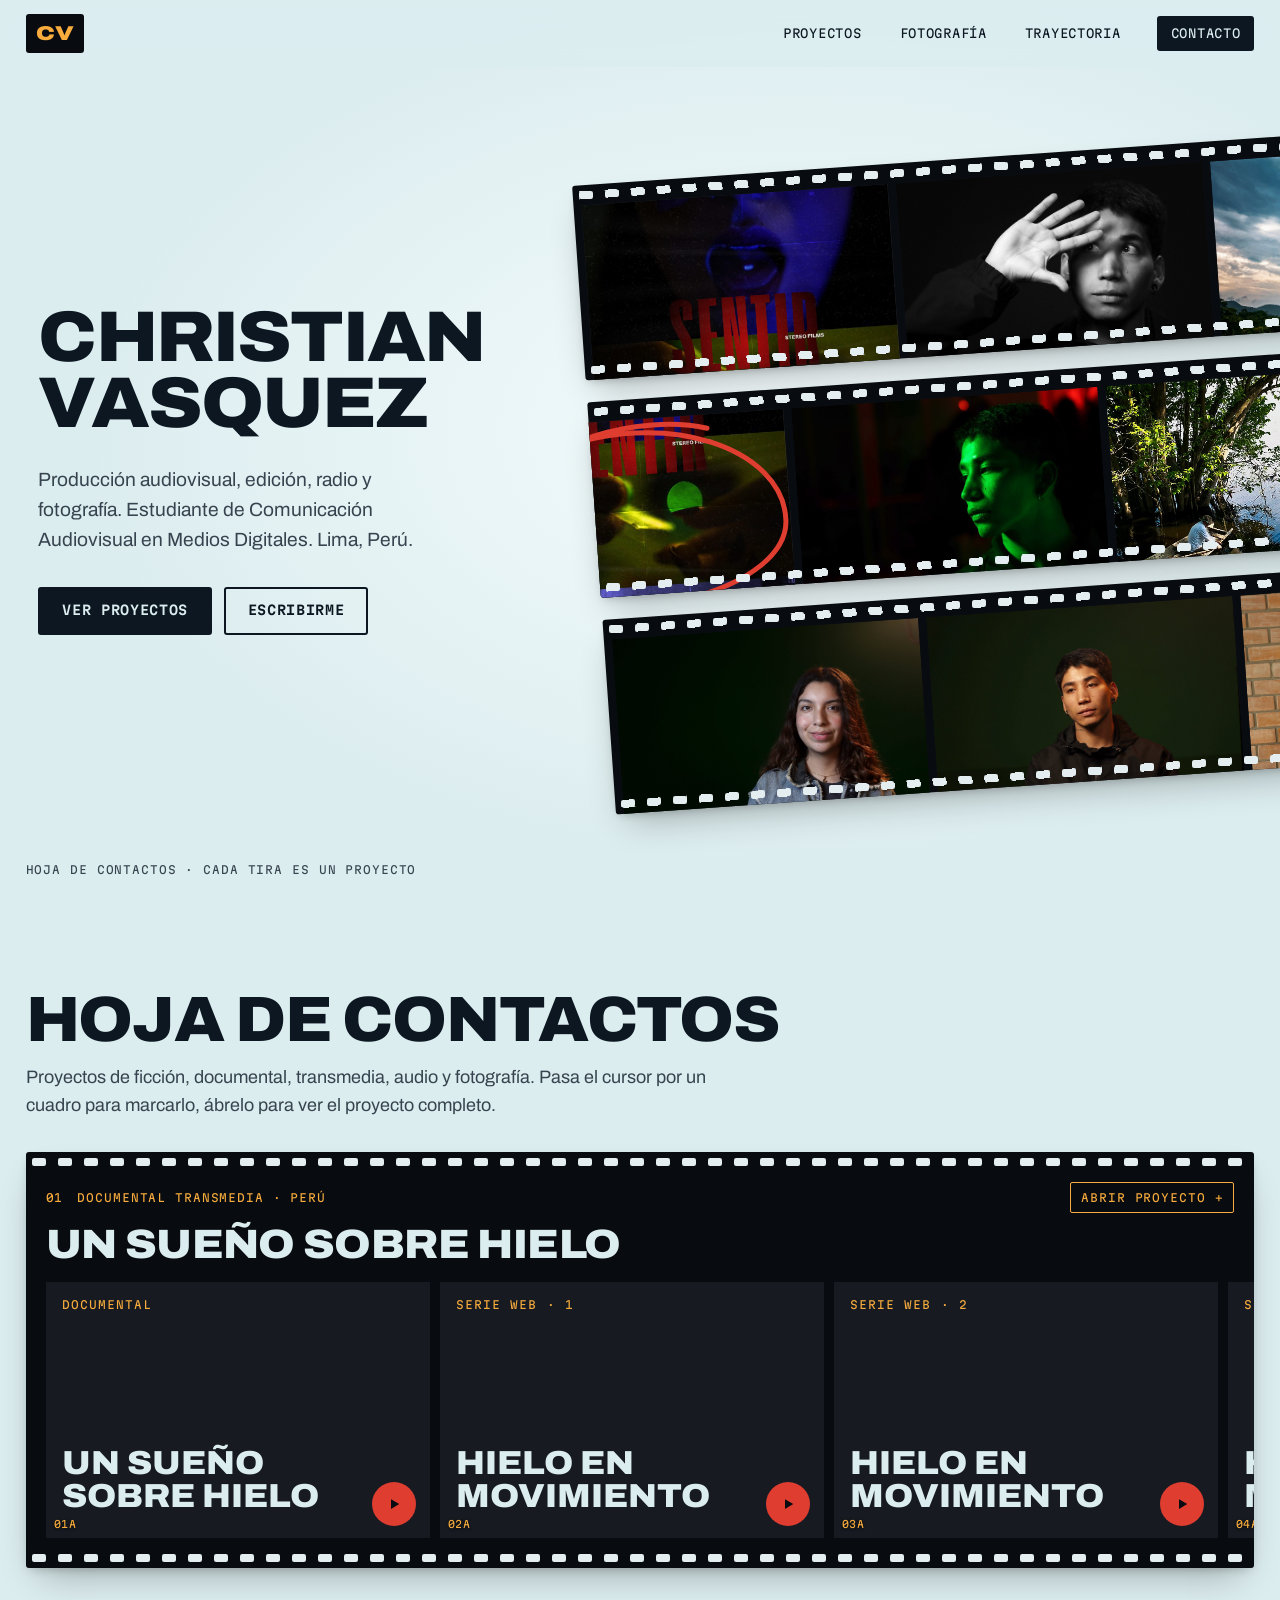
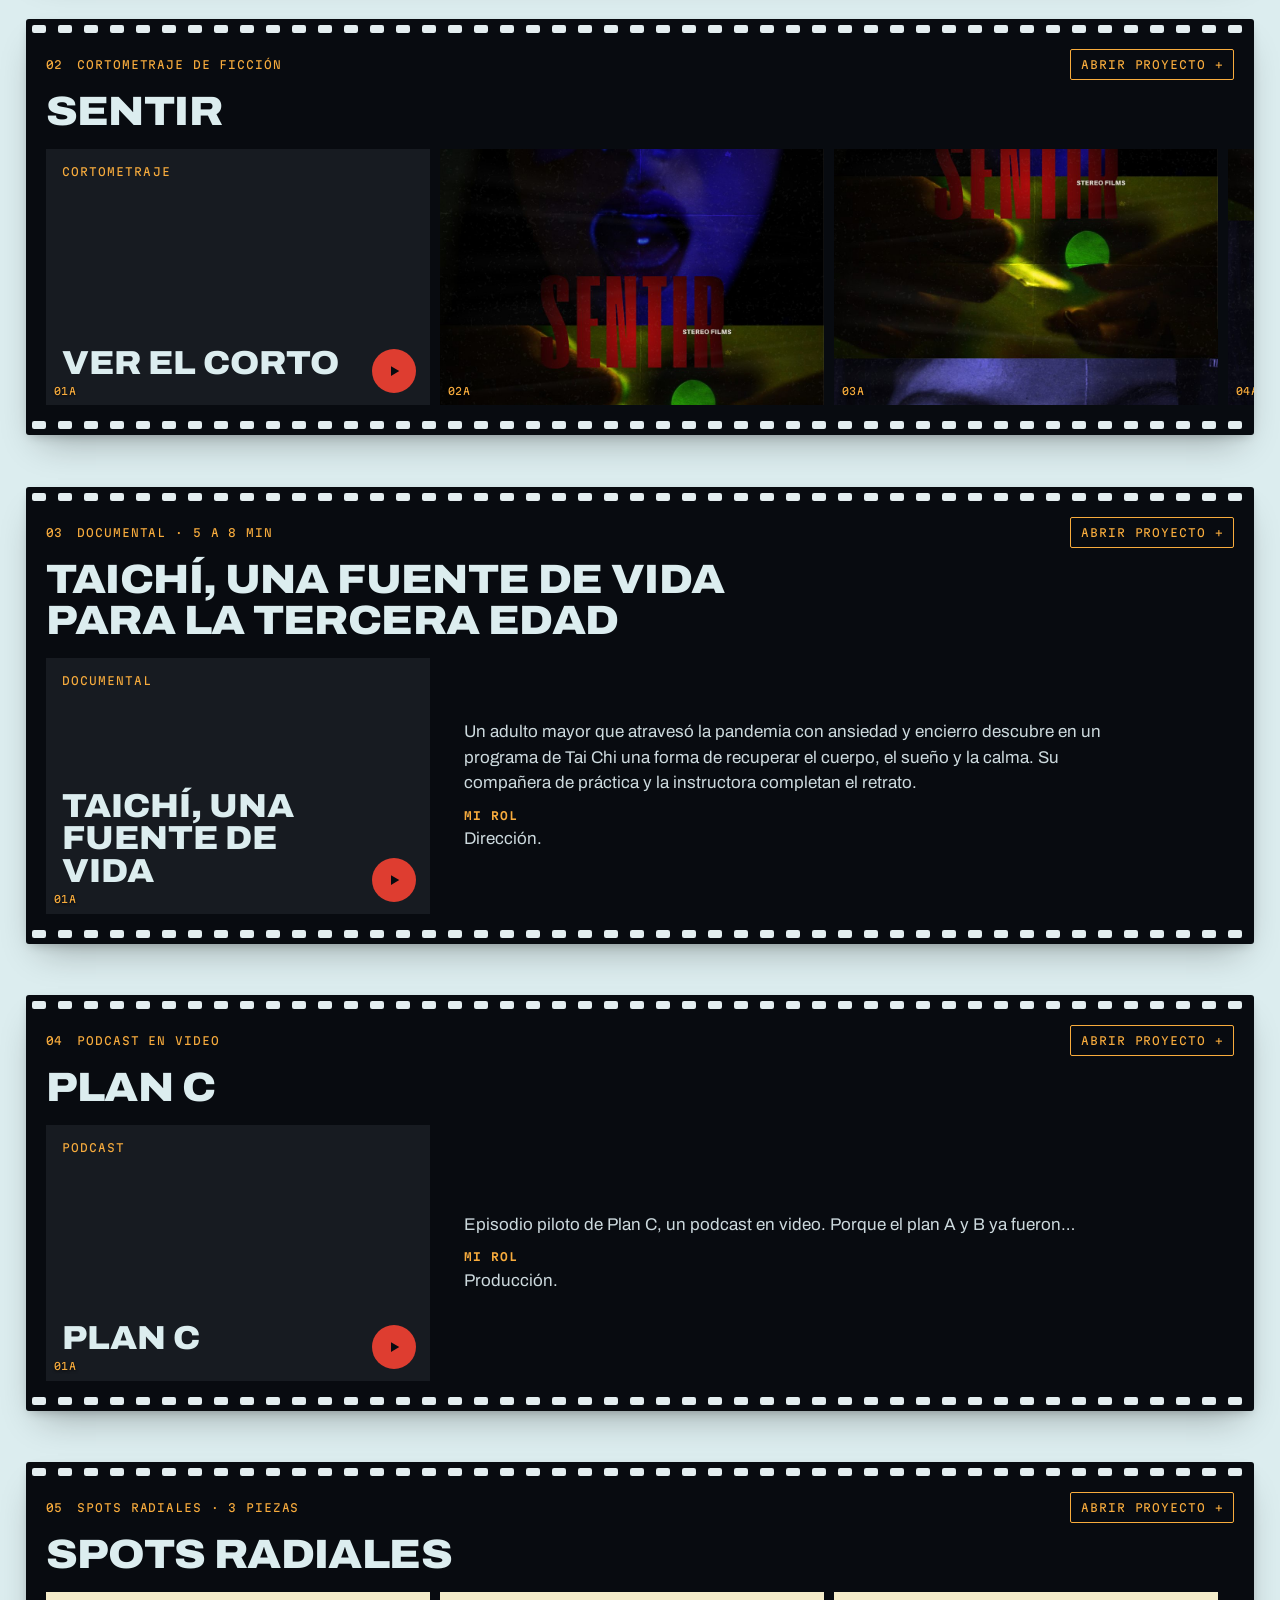
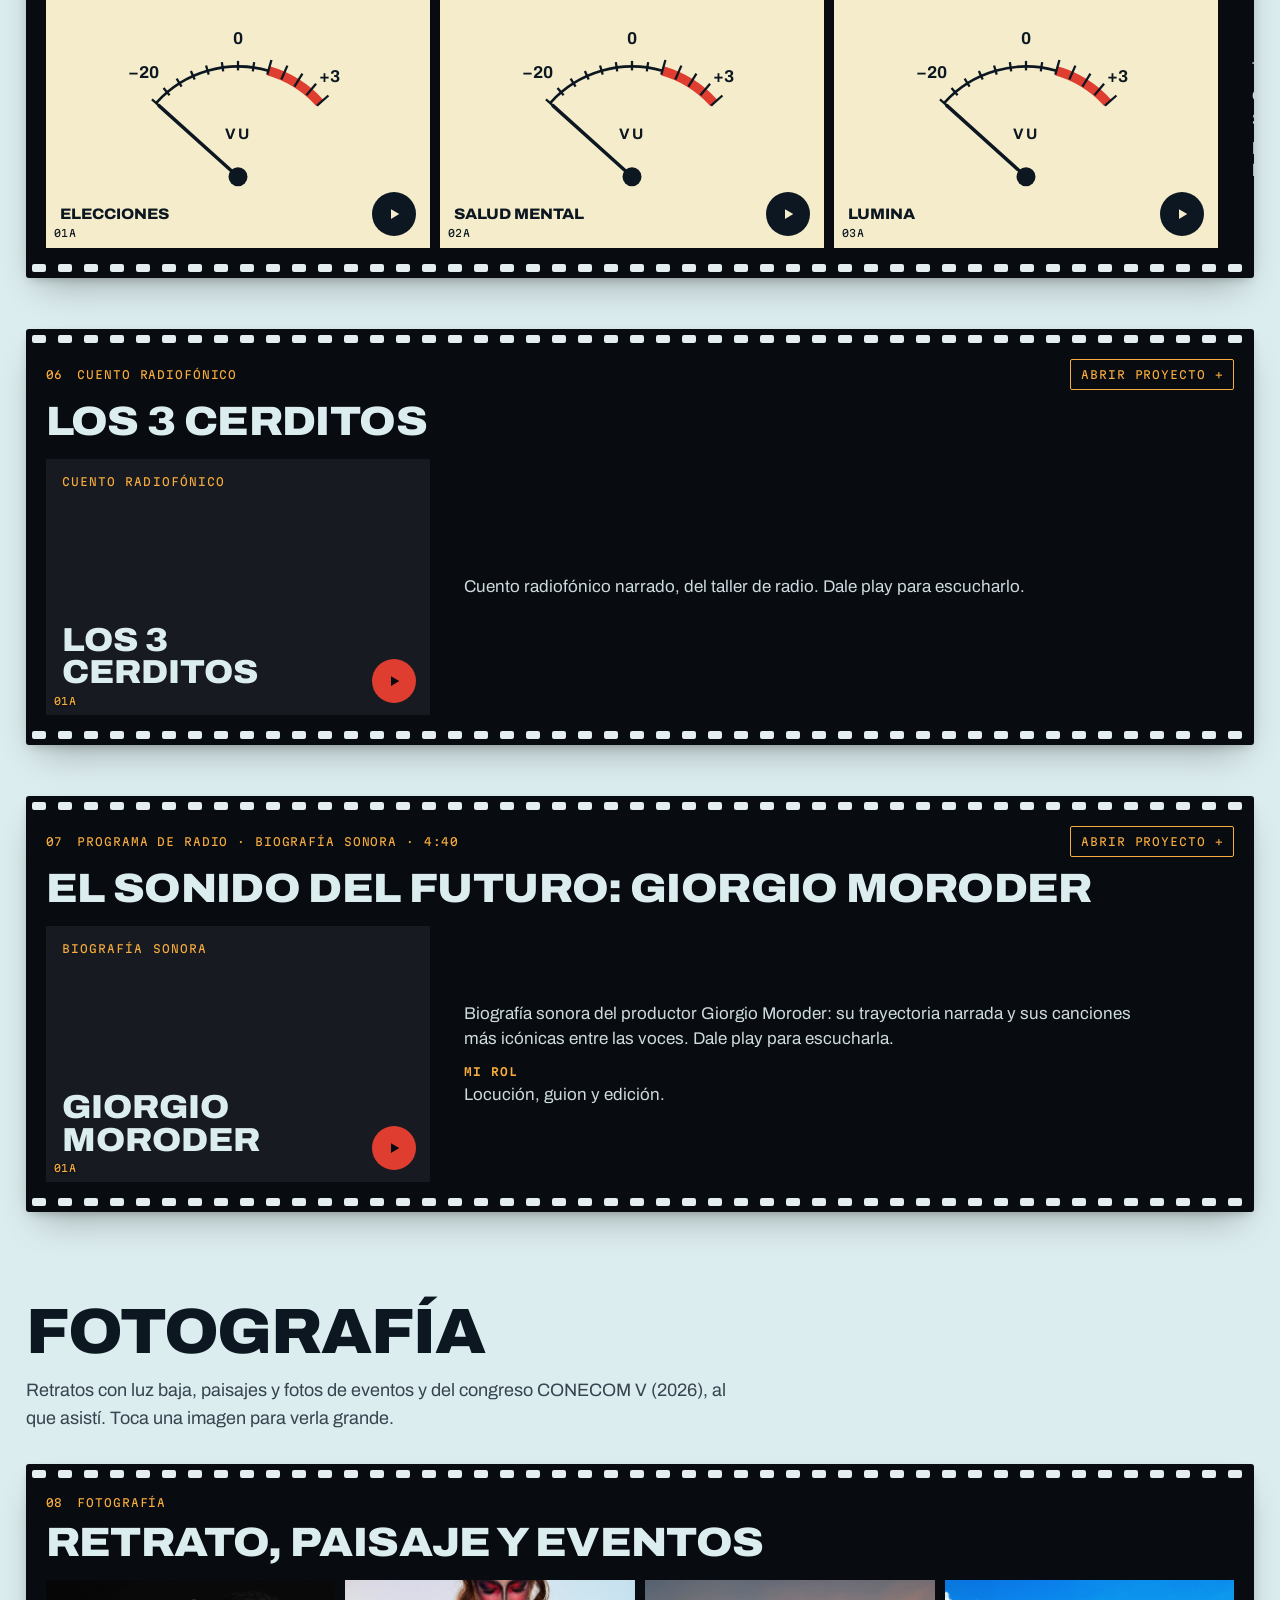
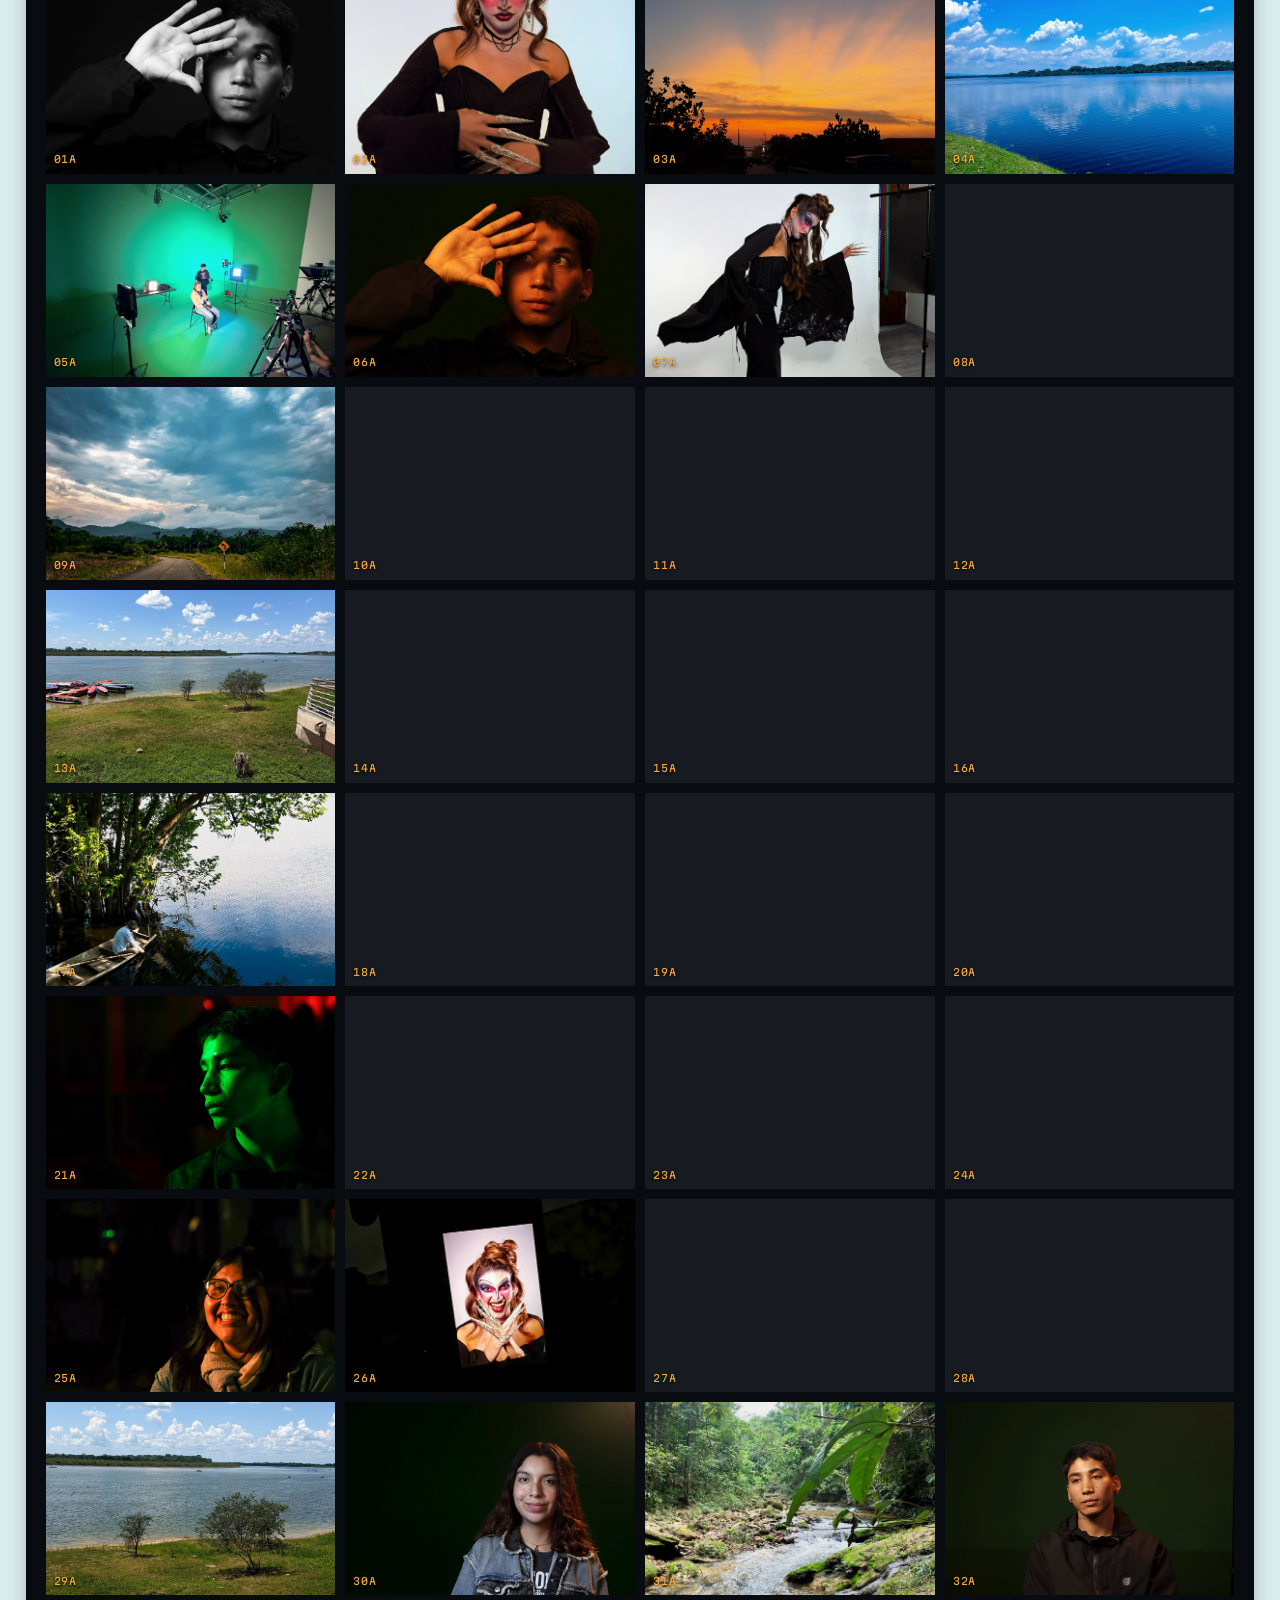
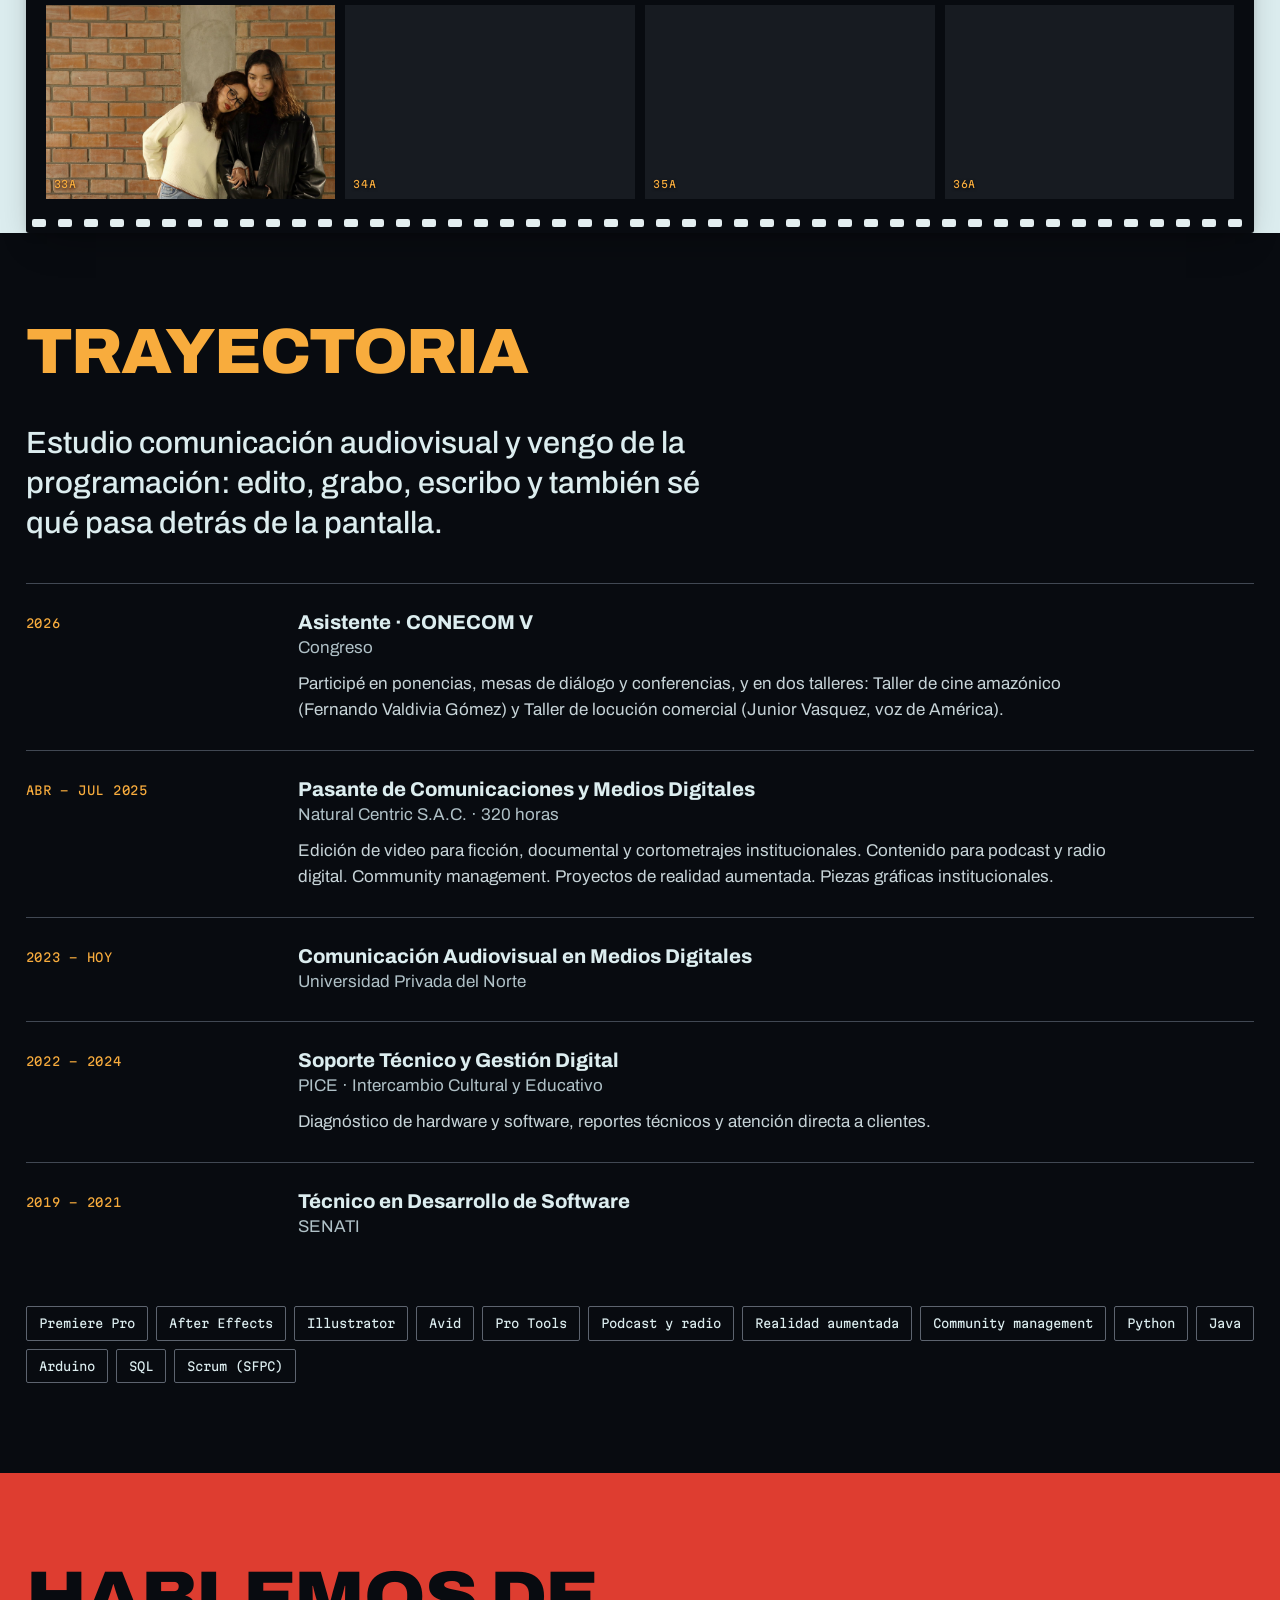
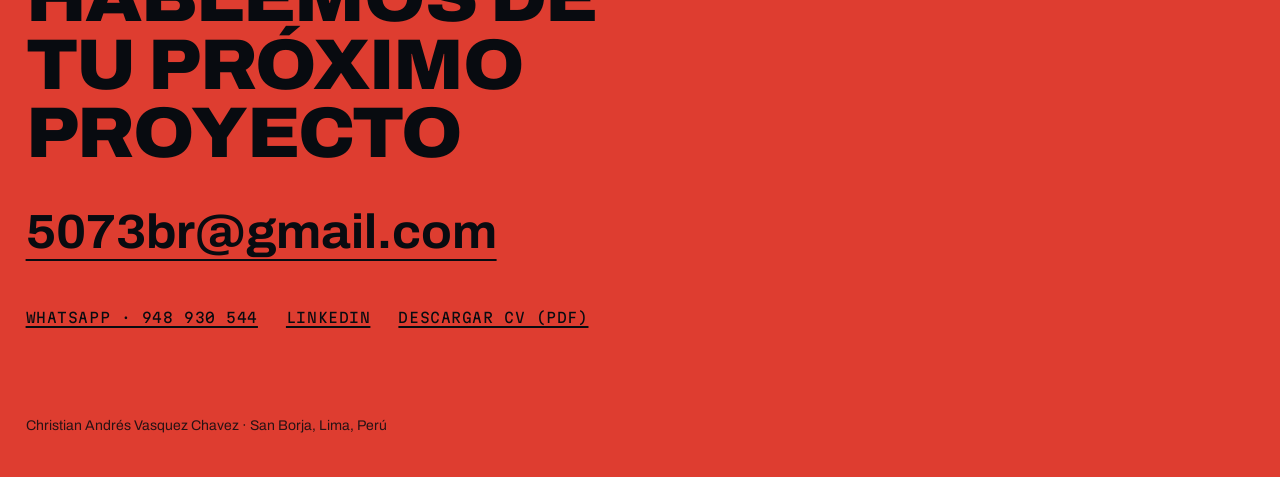
<file: index.html>
<!doctype html>
<html lang="es">
<head>
<meta charset="utf-8">
<meta name="viewport" content="width=device-width, initial-scale=1">
<title>Christian Vasquez · Producción audiovisual</title>
<meta name="description" content="Portafolio de Christian Andrés Vasquez Chavez: cortometraje, documental, podcast, spots radiales y fotografía. Lima, Perú.">
<meta name="theme-color" content="#e4eef0">
<link rel="icon" href="data:image/svg+xml,%3Csvg xmlns='http://www.w3.org/2000/svg' viewBox='0 0 32 32'%3E%3Crect width='32' height='32' rx='5' fill='%2312141a'/%3E%3Ccircle cx='16' cy='16' r='9' fill='none' stroke='%23d9482b' stroke-width='3'/%3E%3C/svg%3E">
<link rel="preconnect" href="https://fonts.googleapis.com">
<link rel="preconnect" href="https://fonts.gstatic.com" crossorigin>
<link href="https://fonts.googleapis.com/css2?family=Archivo:wdth,wght@62..125,300..900&family=Martian+Mono:wght@400;600&display=swap" rel="stylesheet">
<link rel="stylesheet" href="css/styles.css">
<script>document.documentElement.classList.add('js')</script>
</head>
<body>

<a class="skip" href="#proyectos">Saltar a los proyectos</a>

<header class="bar">
  <a class="bar-mark" href="#inicio" aria-label="Christian Vasquez, inicio">CV</a>
  <nav aria-label="Principal">
    <a href="#proyectos">Proyectos</a>
    <a href="#fotografia">Fotografía</a>
    <a href="#trayectoria">Trayectoria</a>
    <a href="#contacto" class="bar-contact">Contacto</a>
  </nav>
</header>

<main id="inicio">

<section class="hero" aria-labelledby="nombre">
  <div class="hero-copy">
    <h1 id="nombre">Christian<br>Vasquez</h1>
    <p class="hero-role">Producción audiovisual, edición, radio y fotografía. Estudiante de Comunicación Audiovisual en Medios Digitales. Lima, Perú.</p>
    <div class="hero-actions">
      <a class="btn btn-solid" href="#proyectos">Ver proyectos</a>
      <a class="btn btn-line" href="#contacto">Escribirme</a>
    </div>
  </div>

  <div class="hero-table" aria-hidden="true">
    <div class="rail rail-a"><div class="rail-track">
      <figure class="cell"><img src="assets/img/sentir-afiche.jpg" alt="" style="object-position:50% 0%"></figure>
      <figure class="cell"><img src="assets/img/retrato01.jpg" alt=""></figure>
      <figure class="cell"><img src="assets/img/paisaje04.jpg" alt=""></figure>
      <figure class="cell"><img src="assets/img/img_0433.jpg" alt=""></figure>
      <figure class="cell"><img src="assets/img/sentir-afiche.jpg" alt="" style="object-position:50% 100%"></figure>
      <figure class="cell"><img src="assets/img/paisaje01.jpg" alt=""></figure>
    </div></div>
    <div class="rail rail-b"><div class="rail-track">
      <figure class="cell picked"><img src="assets/img/sentir-afiche.jpg" alt="" style="object-position:50% 52%">
        <svg class="circle" viewBox="0 0 200 140" preserveAspectRatio="none"><path pathLength="1" d="M52 22 C 120 -2, 188 30, 186 76 C 184 118, 90 140, 36 108 C 8 88, 14 36, 78 14 C 100 8, 126 8, 144 14"/></svg>
      </figure>
      <figure class="cell"><img src="assets/img/img_0436.jpg" alt=""></figure>
      <figure class="cell"><img src="assets/img/paisaje02.jpg" alt=""></figure>
      <figure class="cell"><img src="assets/img/img_9899.jpg" alt=""></figure>
      <figure class="cell"><img src="assets/img/retrato02.jpg" alt=""></figure>
      <figure class="cell"><img src="assets/img/paisaje03.jpg" alt=""></figure>
    </div></div>
    <div class="rail rail-c"><div class="rail-track">
      <figure class="cell"><img src="assets/img/img_9912.jpg" alt=""></figure>
      <figure class="cell"><img src="assets/img/retrato03.jpg" alt=""></figure>
      <figure class="cell"><img src="assets/img/img_1924.jpg" alt=""></figure>
      <figure class="cell"><img src="assets/img/img_0403.jpg" alt=""></figure>
      <figure class="cell"><img src="assets/img/img_0429.jpg" alt=""></figure>
      <figure class="cell"><img src="assets/img/img_9939.jpg" alt=""></figure>
    </div></div>
  </div>

  <p class="hero-note">Hoja de contactos · cada tira es un proyecto</p>
</section>

<section class="sheet" id="proyectos" aria-labelledby="t-proyectos">
  <div class="sheet-head">
    <h2 id="t-proyectos">Hoja de contactos</h2>
    <p>Proyectos de ficción, documental, transmedia, audio y fotografía. Pasa el cursor por un cuadro para marcarlo, ábrelo para ver el proyecto completo.</p>
  </div>
  <div id="strips"></div>
  <noscript><p class="noscript">Activa JavaScript para ver los proyectos, o descarga el <a href="assets/docs/CV-Christian-Vasquez.pdf">CV en PDF</a>.</p></noscript>
</section>

<section class="sheet" id="fotografia" aria-labelledby="t-foto">
  <div class="sheet-head">
    <h2 id="t-foto">Fotografía</h2>
    <p>Retratos con luz baja, paisajes y fotos de eventos y del congreso CONECOM V (2026), al que asistí. Toca una imagen para verla grande.</p>
  </div>
  <div id="photo-strips"></div>
</section>

<section class="about" id="trayectoria" aria-labelledby="t-tray">
  <div class="about-in">
    <h2 id="t-tray">Trayectoria</h2>
    <p class="about-lead">Estudio comunicación audiovisual y vengo de la programación: edito, grabo, escribo y también sé qué pasa detrás de la pantalla.</p>

    <dl class="log">
      <div class="log-row">
        <dt>2026</dt>
        <dd><strong>Asistente · CONECOM V</strong><span>Congreso</span>
          <p>Participé en ponencias, mesas de diálogo y conferencias, y en dos talleres: Taller de cine amazónico (Fernando Valdivia Gómez) y Taller de locución comercial (Junior Vasquez, voz de América).</p></dd>
      </div>
      <div class="log-row">
        <dt>Abr – Jul 2025</dt>
        <dd><strong>Pasante de Comunicaciones y Medios Digitales</strong><span>Natural Centric S.A.C. · 320 horas</span>
          <p>Edición de video para ficción, documental y cortometrajes institucionales. Contenido para podcast y radio digital. Community management. Proyectos de realidad aumentada. Piezas gráficas institucionales.</p></dd>
      </div>
      <div class="log-row">
        <dt>2023 – hoy</dt>
        <dd><strong>Comunicación Audiovisual en Medios Digitales</strong><span>Universidad Privada del Norte</span></dd>
      </div>
      <div class="log-row">
        <dt>2022 – 2024</dt>
        <dd><strong>Soporte Técnico y Gestión Digital</strong><span>PICE · Intercambio Cultural y Educativo</span>
          <p>Diagnóstico de hardware y software, reportes técnicos y atención directa a clientes.</p></dd>
      </div>
      <div class="log-row">
        <dt>2019 – 2021</dt>
        <dd><strong>Técnico en Desarrollo de Software</strong><span>SENATI</span></dd>
      </div>
    </dl>

    <ul class="tools" aria-label="Herramientas">
      <li>Premiere Pro</li><li>After Effects</li><li>Illustrator</li><li>Avid</li><li>Pro Tools</li>
      <li>Podcast y radio</li><li>Realidad aumentada</li><li>Community management</li>
      <li>Python</li><li>Java</li><li>Arduino</li><li>SQL</li><li>Scrum (SFPC)</li>
    </ul>
  </div>
</section>

</main>

<footer class="contact" id="contacto">
  <div class="contact-in">
    <h2>Hablemos de tu próximo proyecto</h2>
    <a class="mail" href="mailto:5073br@gmail.com">5073br@gmail.com</a>
    <ul class="contact-links">
      <li><a href="https://wa.me/51948930544">WhatsApp · 948 930 544</a></li>
      <li><a href="https://www.linkedin.com/in/christianvasquez-chavez" rel="noopener">LinkedIn</a></li>
      <li><a href="assets/docs/CV-Christian-Vasquez.pdf" download>Descargar CV (PDF)</a></li>
    </ul>
    <p class="fine">Christian Andrés Vasquez Chavez · San Borja, Lima, Perú</p>
  </div>
</footer>

<dialog id="visor" aria-labelledby="visor-title">
  <button class="visor-close" type="button" aria-label="Cerrar">
    <svg viewBox="0 0 24 24" width="22" height="22" fill="none" stroke="currentColor" stroke-width="2" stroke-linecap="round"><path d="M5 5l14 14M19 5L5 19"/></svg>
  </button>
  <div class="visor-media" id="visor-media"></div>
  <div class="visor-info">
    <p class="visor-meta" id="visor-meta"></p>
    <h3 id="visor-title"></h3>
    <div id="visor-body"></div>
  </div>
</dialog>

<script src="js/main.js"></script>
</body>
</html>
</file>
<file: css/styles.css>
:root {
  --table: oklch(0.935 0.018 205);
  --glow: oklch(0.985 0.008 205);
  --ink: oklch(0.2 0.025 245);
  --ink-soft: oklch(0.38 0.025 245);
  --film: oklch(0.15 0.012 260);
  --film-2: oklch(0.22 0.014 260);
  --edge: oklch(0.8 0.15 72);
  --pencil: oklch(0.6 0.2 29);
  --pencil-ink: oklch(0.5 0.2 29);
  --ivory: oklch(0.94 0.045 95);

  --f-display: "Archivo", "Arial Narrow", sans-serif;
  --f-mono: "Martian Mono", ui-monospace, Consolas, monospace;

  --u: 8px;
  --gut: clamp(14px, 2vw, 40px);
  --fw: clamp(250px, 30vw, 500px);
  --ease: cubic-bezier(0.16, 1, 0.3, 1);

  color-scheme: light;
}

*, *::before, *::after { box-sizing: border-box; }
html { font-size: clamp(16px, calc(0.4vw + 10.5px), 19px); overflow-x: clip; scroll-behavior: smooth; scroll-padding-top: 72px; }
body {
  margin: 0;
  background: var(--table);
  color: var(--ink);
  font-family: var(--f-display);
  font-size: 1.0625rem;
  line-height: 1.55;
  -webkit-font-smoothing: antialiased;
  caret-color: var(--pencil);
}
img { display: block; max-width: 100%; }
a { color: inherit; text-underline-offset: 0.22em; text-decoration-thickness: 1.5px; }
button { font: inherit; color: inherit; }
::selection { background: var(--pencil); color: oklch(0.99 0 0); }
:focus-visible { outline: 3px solid var(--pencil); outline-offset: 3px; }
h1, h2, h3 { text-wrap: balance; margin: 0; }
p { margin: 0; }
ul, dl, dd { margin: 0; padding: 0; list-style: none; }
* { scrollbar-width: thin; scrollbar-color: var(--pencil) var(--film); }

.skip { position: absolute; left: 8px; top: -60px; background: var(--ink); color: var(--table); padding: 10px 14px; z-index: 100; }
.skip:focus { top: 8px; }

/* ---------- barra ---------- */
.bar {
  position: fixed; inset: 0 0 auto 0; z-index: 50;
  display: flex; align-items: center; justify-content: space-between;
  padding: 14px var(--gut);
  background: color-mix(in oklab, var(--table) 82%, transparent);
  backdrop-filter: blur(10px) saturate(1.2);
  -webkit-backdrop-filter: blur(10px) saturate(1.2);
}
.bar-mark {
  font-weight: 900; font-stretch: 125%; letter-spacing: 0.02em; text-decoration: none;
  font-size: 1.25rem; background: var(--film); color: var(--edge);
  padding: 4px 10px; border-radius: 3px;
}
.bar nav { display: flex; gap: clamp(14px, 3vw, 34px); align-items: center; }
.bar nav a {
  font-family: var(--f-mono); font-size: 0.75rem; text-transform: uppercase; letter-spacing: 0.06em;
  text-decoration: none; padding: 8px 2px;
}
.bar nav a:hover { text-decoration: underline; text-decoration-color: var(--pencil); text-decoration-thickness: 3px; }
.bar .bar-contact { background: var(--ink); color: var(--table); padding: 8px 14px; border-radius: 3px; }
.bar .bar-contact:hover { background: var(--pencil); color: var(--film); text-decoration: none; }

/* ---------- hero ---------- */
.hero {
  position: relative; overflow: hidden; min-height: 100svh;
  display: grid; grid-template-columns: minmax(0, 5fr) minmax(0, 8fr); align-items: center;
  padding: 96px 0 56px calc(var(--gut) * 1.5);
  background:
    radial-gradient(80% 70% at 62% 48%, var(--glow) 0%, transparent 70%),
    var(--table);
}
.hero-copy { position: relative; z-index: 2; padding-right: 24px; }
h1 {
  font-size: clamp(3rem, 5.6vw, 6rem); font-weight: 850; font-stretch: 108%;
  line-height: 0.92; letter-spacing: -0.025em; text-transform: uppercase;
}
.hero-role { margin-top: 28px; max-width: 36ch; font-size: 1.2rem; color: var(--ink-soft); }
.hero-actions { margin-top: 32px; display: flex; flex-wrap: wrap; gap: 12px; }
.btn {
  display: inline-flex; align-items: center; min-height: 48px; padding: 0 22px;
  font-family: var(--f-mono); font-size: 0.8125rem; font-weight: 600; text-transform: uppercase; letter-spacing: 0.05em;
  text-decoration: none; border-radius: 3px; border: 2px solid var(--ink);
  transition: background-color 0.25s var(--ease), color 0.25s var(--ease), transform 0.25s var(--ease);
}
.btn-solid { background: var(--ink); color: var(--table); }
.btn-solid:hover { background: var(--pencil); border-color: var(--pencil); color: var(--film); }
.btn-line:hover { background: var(--ink); color: var(--table); }
.btn:active { transform: translateY(1px); }

.hero-table {
  position: relative; height: min(70vh, 640px);
  margin: 0 -14vw 0 6vw;
  transform: rotate(-4deg);
  display: flex; flex-direction: column; justify-content: center; gap: 22px;
}
.rail {
  --cw: clamp(210px, 24vw, 420px);
  background: var(--film); padding: 20px 0; position: relative; border-radius: 3px; overflow: hidden;
  box-shadow: 0 18px 36px -12px oklch(0 0 0 / 0.3), 0 4px 10px -4px oklch(0 0 0 / 0.25);
}
.rail::before, .rail::after, .strip::before, .strip::after {
  content: ""; position: absolute; left: 0; right: 0; height: 12px;
  background: url("data:image/svg+xml,%3Csvg xmlns='http://www.w3.org/2000/svg' width='26' height='12'%3E%3Crect x='6' y='2' width='14' height='8' rx='2.2' fill='%23e4eef0'/%3E%3C/svg%3E") repeat-x;
  background-size: 26px 12px;
}
.rail::before, .strip::before { top: 4px; }
.rail::after, .strip::after { bottom: 4px; }
.rail-track { display: flex; gap: 8px; width: max-content; padding-left: 8px; }
.cell { margin: 0; width: var(--cw); aspect-ratio: 3 / 2; flex: none; position: relative; overflow: hidden; background: var(--film-2); }
.cell img { width: 100%; height: 100%; object-fit: cover; }
.rail-track { transform: translateX(calc(var(--p, 0) * var(--dir, -1) * 240px)); }
.rail-b { --dir: 1; }
.rail-b .rail-track { margin-left: -120px; }

.circle { position: absolute; inset: -4% -6%; width: 112%; height: 108%; overflow: visible; pointer-events: none; }
.circle path {
  fill: none; stroke: var(--pencil); stroke-width: 5; stroke-linecap: round; stroke-linejoin: round;
  vector-effect: non-scaling-stroke; stroke-dasharray: 3000; stroke-dashoffset: 3000;
}
.picked .circle path { stroke-dashoffset: 0; }
.js .picked .circle path { animation: pencil 1.1s 0.9s var(--ease) both; }
@keyframes pencil { from { stroke-dashoffset: 3000; } to { stroke-dashoffset: 0; } }

.hero-note {
  position: absolute; left: var(--gut); bottom: 22px; z-index: 2;
  font-family: var(--f-mono); font-size: 0.6875rem; text-transform: uppercase; letter-spacing: 0.08em; color: var(--ink-soft);
}

/* ---------- hoja de contactos ---------- */
.sheet { padding: clamp(56px, 7vw, 110px) 0 0; }
.sheet:last-of-type { padding-bottom: clamp(72px, 10vw, 140px); }
.sheet-head { padding: 0 var(--gut); max-width: 2400px; margin: 0 auto 32px; display: grid; grid-template-columns: minmax(0, 1fr); gap: 14px; }
.sheet-head h2 { font-size: clamp(2.4rem, 5vw, 5rem); font-weight: 850; font-stretch: 105%; line-height: 0.95; text-transform: uppercase; letter-spacing: -0.02em; }
.sheet-head p { max-width: 72ch; font-size: 1.125rem; color: var(--ink-soft); }

#strips, #photo-strips { display: grid; grid-template-columns: minmax(0, 1fr); gap: clamp(28px, 4vw, 56px); }

.strip {
  position: relative; background: var(--film); color: var(--table);
  padding: 24px 0; margin: 0 var(--gut); max-width: 2400px; min-width: 0;
  border-radius: 3px;
  box-shadow: 0 18px 36px -14px oklch(0 0 0 / 0.32), 0 4px 10px -4px oklch(0 0 0 / 0.25);
}
@media (min-width: 2480px) { .strip { margin-inline: auto; } }
.strip-head {
  display: flex; align-items: center; justify-content: space-between; gap: 16px;
  padding: 6px 20px 12px;
  font-family: var(--f-mono); font-size: 0.6875rem; letter-spacing: 0.08em; text-transform: uppercase; color: var(--edge);
}
.strip-head .code { display: flex; gap: 14px; flex-wrap: wrap; }
.strip-open {
  background: none; border: 1px solid var(--edge); color: var(--edge); cursor: pointer;
  font: inherit; letter-spacing: inherit; text-transform: inherit; padding: 6px 10px; border-radius: 2px;
  transition: background-color 0.2s, color 0.2s;
}
.strip-open:hover { background: var(--edge); color: var(--film); }
.strip-title {
  padding: 0 20px 16px; font-weight: 850; font-stretch: 110%; font-size: clamp(1.7rem, 3.2vw, 3.2rem);
  line-height: 1; text-transform: uppercase; letter-spacing: -0.015em; color: var(--table);
}
.strip-frames {
  display: flex; gap: 10px; padding: 0 20px 6px; overflow-x: auto; scroll-snap-type: x proximity;
  scroll-padding-inline: 20px; overscroll-behavior-x: contain;
}
.frame-note { flex: 1 0 280px; max-width: 72ch; align-self: stretch; display: grid; align-content: center; gap: 12px; padding: 0 16px 0 24px; color: oklch(0.88 0.015 220); font-size: 1.0625rem; line-height: 1.5; }
.frame-note .rol strong { display: block; font-family: var(--f-mono); font-size: 0.6875rem; font-weight: 600; letter-spacing: 0.1em; text-transform: uppercase; color: var(--edge); margin-bottom: 2px; }
.strip-frames.grid { display: grid; grid-template-columns: repeat(auto-fill, minmax(250px, 1fr)); overflow: visible; gap: 10px; padding-bottom: 10px; }
.strip-frames.grid .frame { width: 100%; }
.frame {
  position: relative; flex: none; width: var(--fw); aspect-ratio: 3 / 2; overflow: hidden;
  background: var(--film-2); border: 0; padding: 0; cursor: zoom-in; scroll-snap-align: start; text-align: left;
}
.frame img { width: 100%; height: 100%; object-fit: cover; transition: transform 0.7s var(--ease), filter 1.4s var(--ease); }
.frame:hover img, .frame:focus-visible img { transform: scale(1.045); }
.frame .no {
  position: absolute; left: 8px; bottom: 6px; font-family: var(--f-mono); font-size: 0.625rem; letter-spacing: 0.08em;
  color: var(--edge); text-shadow: 0 1px 3px oklch(0 0 0 / 0.8);
}
.frame .circle { inset: 7%; width: 86%; height: 86%; }
.frame .circle path { transition: stroke-dashoffset 0.55s var(--ease); }
.frame:hover .circle path, .frame:focus-visible .circle path { stroke-dashoffset: 0; }
.frame:focus-visible { outline-offset: -4px; }

.js .strip:not(.in) .frame img { filter: grayscale(1) brightness(0.35) contrast(1.5); }
.js .strip:not(.in) .frame-slate, .js .strip:not(.in) .frame-audio { opacity: 0.35; }
.frame-slate, .frame-audio { transition: opacity 1.2s var(--ease); }

.frame-slate {
  background: var(--film-2); display: grid; align-content: space-between; padding: 14px 16px 26px;
}
.frame-slate .slate-kind { font-family: var(--f-mono); font-size: 0.6875rem; letter-spacing: 0.1em; text-transform: uppercase; color: var(--edge); }
.frame-slate .slate-name { padding-right: 52px; }
.frame-slate .slate-name { font-size: clamp(1.6rem, 2.6vw, 2.3rem); font-weight: 850; font-stretch: 108%; line-height: 0.98; text-transform: uppercase; color: var(--table); }
.frame-slate .slate-play { position: absolute; right: 14px; bottom: 12px; width: 44px; height: 44px; border-radius: 50%; background: var(--pencil); display: grid; place-items: center; color: var(--film); transition: transform 0.3s var(--ease); }
a.frame-slate { text-decoration: none; cursor: pointer; }
.frame-slate:hover .slate-play { transform: scale(1.1); }

.frame-audio { background: var(--ivory); color: var(--ink); cursor: default; display: grid; grid-template-rows: 1fr auto; padding: 10px 14px 12px; }
.vu { width: 100%; height: 100%; min-height: 0; }
.vu .face { fill: var(--ivory); }
.vu .tick { stroke: var(--ink); stroke-width: 1.2; }
.vu .red { stroke: var(--pencil); stroke-width: 5; fill: none; }
.vu .arc { stroke: var(--ink); stroke-width: 1.4; fill: none; }
.vu .needle { stroke: var(--ink); stroke-width: 1.8; stroke-linecap: round; transform-origin: 80px 92px; transform: rotate(-48deg); }
.vu text { font-family: var(--f-display); font-weight: 700; font-size: 9px; fill: var(--ink); }
.audio-row { display: flex; align-items: center; justify-content: space-between; gap: 10px; }
.audio-name { font-weight: 800; font-stretch: 108%; text-transform: uppercase; font-size: 0.95rem; line-height: 1.1; }
.play {
  flex: none; width: 44px; height: 44px; border-radius: 50%; border: 0; cursor: pointer;
  background: var(--ink); color: var(--ivory); display: grid; place-items: center;
  transition: background-color 0.2s, transform 0.3s var(--ease);
}
.play:hover { background: var(--pencil); color: var(--film); transform: scale(1.06); }
.play .i-pause { display: none; }
.play[aria-pressed="true"] .i-play { display: none; }
.play[aria-pressed="true"] .i-pause { display: block; }
.play[aria-pressed="true"] { background: var(--pencil); color: var(--film); }

/* ---------- trayectoria (cuarto oscuro) ---------- */
.about { background: var(--film); color: var(--table); padding: clamp(56px, 7vw, 110px) var(--gut); }
.about-in { max-width: 1600px; margin: 0 auto; display: grid; gap: 40px; }
.about h2 { font-size: clamp(2.4rem, 5vw, 5rem); font-weight: 850; font-stretch: 105%; line-height: 0.95; text-transform: uppercase; letter-spacing: -0.02em; color: var(--edge); }
.about-lead { font-size: clamp(1.35rem, 2.4vw, 2rem); line-height: 1.3; max-width: 38ch; font-weight: 500; }
.log { display: grid; }
.log-row { display: grid; grid-template-columns: minmax(140px, 240px) 1fr; gap: 32px; padding: 26px 0; border-top: 1px solid oklch(0.4 0.02 260); }
.log-row dt { font-family: var(--f-mono); font-size: 0.75rem; letter-spacing: 0.06em; text-transform: uppercase; color: var(--edge); padding-top: 4px; }
.log-row dd strong { display: block; font-size: 1.25rem; font-weight: 750; line-height: 1.25; }
.log-row dd span { display: block; color: oklch(0.8 0.02 220); }
.log-row dd p { margin-top: 10px; max-width: 82ch; color: oklch(0.86 0.015 220); }
.tools { display: flex; flex-wrap: wrap; gap: 8px; }
.tools li { font-family: var(--f-mono); font-size: 0.75rem; padding: 7px 12px; border: 1px solid oklch(0.5 0.02 260); border-radius: 2px; }

/* ---------- contacto ---------- */
.contact { background: var(--pencil); color: var(--film); padding: clamp(56px, 7vw, 110px) var(--gut) 40px; }
.contact-in { max-width: 1600px; margin: 0 auto; display: grid; gap: 28px; }
.contact h2 { font-size: clamp(2.4rem, 5.6vw, 5.5rem); font-weight: 850; font-stretch: 105%; line-height: 0.95; text-transform: uppercase; letter-spacing: -0.02em; max-width: 14ch; }
.mail { font-size: clamp(1.4rem, 4vw, 3rem); font-weight: 700; font-stretch: 105%; word-break: break-all; width: fit-content; }
.contact-links { display: flex; flex-wrap: wrap; gap: 10px 28px; font-family: var(--f-mono); font-size: 0.875rem; text-transform: uppercase; letter-spacing: 0.04em; }
.contact-links a { display: inline-block; padding: 10px 0; }
.contact a:focus-visible { outline-color: var(--film); }
.fine { margin-top: 48px; font-size: 0.875rem; opacity: 0.85; }
.noscript { padding: 0 var(--gut); }

/* ---------- visor ---------- */
dialog#visor {
  padding: 0; border: 0; background: var(--table); color: var(--ink);
  width: min(1400px, calc(100vw - 32px)); max-height: calc(100svh - 24px);
  border-radius: 4px; overflow: hidden;
  box-shadow: 0 30px 80px -20px oklch(0 0 0 / 0.6);
}
dialog#visor[open] { display: grid; grid-template-columns: minmax(0, 1.5fr) minmax(0, 1fr); animation: visor-in 0.45s var(--ease); }
dialog#visor::backdrop { background: oklch(0.1 0.01 260 / 0.82); }
@keyframes visor-in { from { opacity: 0; transform: translateY(14px) scale(0.985); } to { opacity: 1; transform: none; } }
.visor-close {
  position: absolute; right: 10px; top: 10px; z-index: 3; width: 44px; height: 44px; border: 0; border-radius: 3px;
  background: var(--film); color: var(--table); cursor: pointer; display: grid; place-items: center;
}
.visor-close:hover { background: var(--pencil); color: var(--film); }
.visor-media { background: var(--film); display: grid; place-items: center; min-height: 260px; max-height: calc(100svh - 24px); }
.visor-media img { width: 100%; height: 100%; max-height: calc(100svh - 24px); object-fit: contain; }
.visor-media .embed { width: 100%; aspect-ratio: 16 / 9; border: 0; background: #000; }
.visor-media .soon {
  width: 100%; aspect-ratio: 16 / 9; display: grid; place-content: center; text-align: center; gap: 10px; padding: 24px;
  color: var(--table); background: var(--film-2);
}
.soon.listen { gap: 18px; }
.soon audio { width: min(100%, 460px); margin: 6px auto 0; accent-color: var(--pencil); }
.soon strong { font-weight: 850; font-stretch: 108%; text-transform: uppercase; font-size: clamp(1.4rem, 3vw, 2.4rem); }
.soon span { font-family: var(--f-mono); font-size: 0.75rem; letter-spacing: 0.08em; text-transform: uppercase; color: var(--edge); }
.visor-info { padding: 44px 34px 32px; overflow-y: auto; max-height: calc(100svh - 24px); display: grid; align-content: start; gap: 14px; }
.visor-meta { font-family: var(--f-mono); font-size: 0.6875rem; letter-spacing: 0.08em; text-transform: uppercase; color: var(--pencil-ink); }
.visor-info h3 { font-size: clamp(1.7rem, 3vw, 2.4rem); font-weight: 850; font-stretch: 106%; line-height: 1; text-transform: uppercase; letter-spacing: -0.015em; }
.visor-info p { color: var(--ink-soft); max-width: 52ch; }
.visor-info .rol { color: var(--ink); }
.visor-info .rol strong { font-family: var(--f-mono); font-size: 0.75rem; letter-spacing: 0.06em; text-transform: uppercase; color: var(--pencil-ink); }
.credits { display: grid; gap: 4px; font-size: 0.9375rem; }
.credits div { display: flex; flex-wrap: wrap; gap: 0 8px; }
.credits dt { font-weight: 700; }
.credits dt::after { content: ":"; }
.doclist { display: flex; flex-wrap: wrap; gap: 8px; }
.doclist a { font-family: var(--f-mono); font-size: 0.75rem; text-transform: uppercase; letter-spacing: 0.04em; padding: 9px 12px; border: 1.5px solid var(--ink); border-radius: 2px; text-decoration: none; }
.doclist a:hover { background: var(--ink); color: var(--table); }
.doclist.btns a { background: var(--ink); color: var(--table); padding: 12px 16px; font-weight: 600; }
.doclist.btns a:hover { background: var(--pencil); border-color: var(--pencil); color: var(--film); }

/* ---------- responsive ---------- */
@media (max-width: 860px) {
  .hero { grid-template-columns: minmax(0, 1fr); padding: 88px 0 40px; gap: 36px; align-items: start; min-height: 0; }
  .hero-copy { padding: 0 var(--gut); }
  .hero-table { margin-right: 0; height: auto; transform: rotate(-3deg) scale(1.08); gap: 14px; }
  .rail { --cw: 190px; padding: 16px 0; }
  .rail-c { display: none; }
  .hero-note { display: none; }
  .bar nav a:not(.bar-contact) { display: none; }
  .log-row { grid-template-columns: 1fr; gap: 6px; }
  dialog#visor[open] { grid-template-columns: 1fr; overflow-y: auto; }
  .visor-media, .visor-info { max-height: none; }
  .visor-media img { max-height: 60svh; }
}
@media (max-width: 520px) {
  .bar nav a:not(.bar-contact) { display: none; }
  :root { --fw: 78vw; }
}
@media (prefers-reduced-motion: reduce) {
  html { scroll-behavior: auto; }
  .js .picked .circle path { animation: none !important; }
  .rail-track { transform: none; }
  .picked .circle path { stroke-dashoffset: 0; }
  .frame img, .btn, .play { transition: none; }
  .js .strip:not(.in) .frame img { filter: none; }
  dialog#visor[open] { animation: none; }
}
</file>
